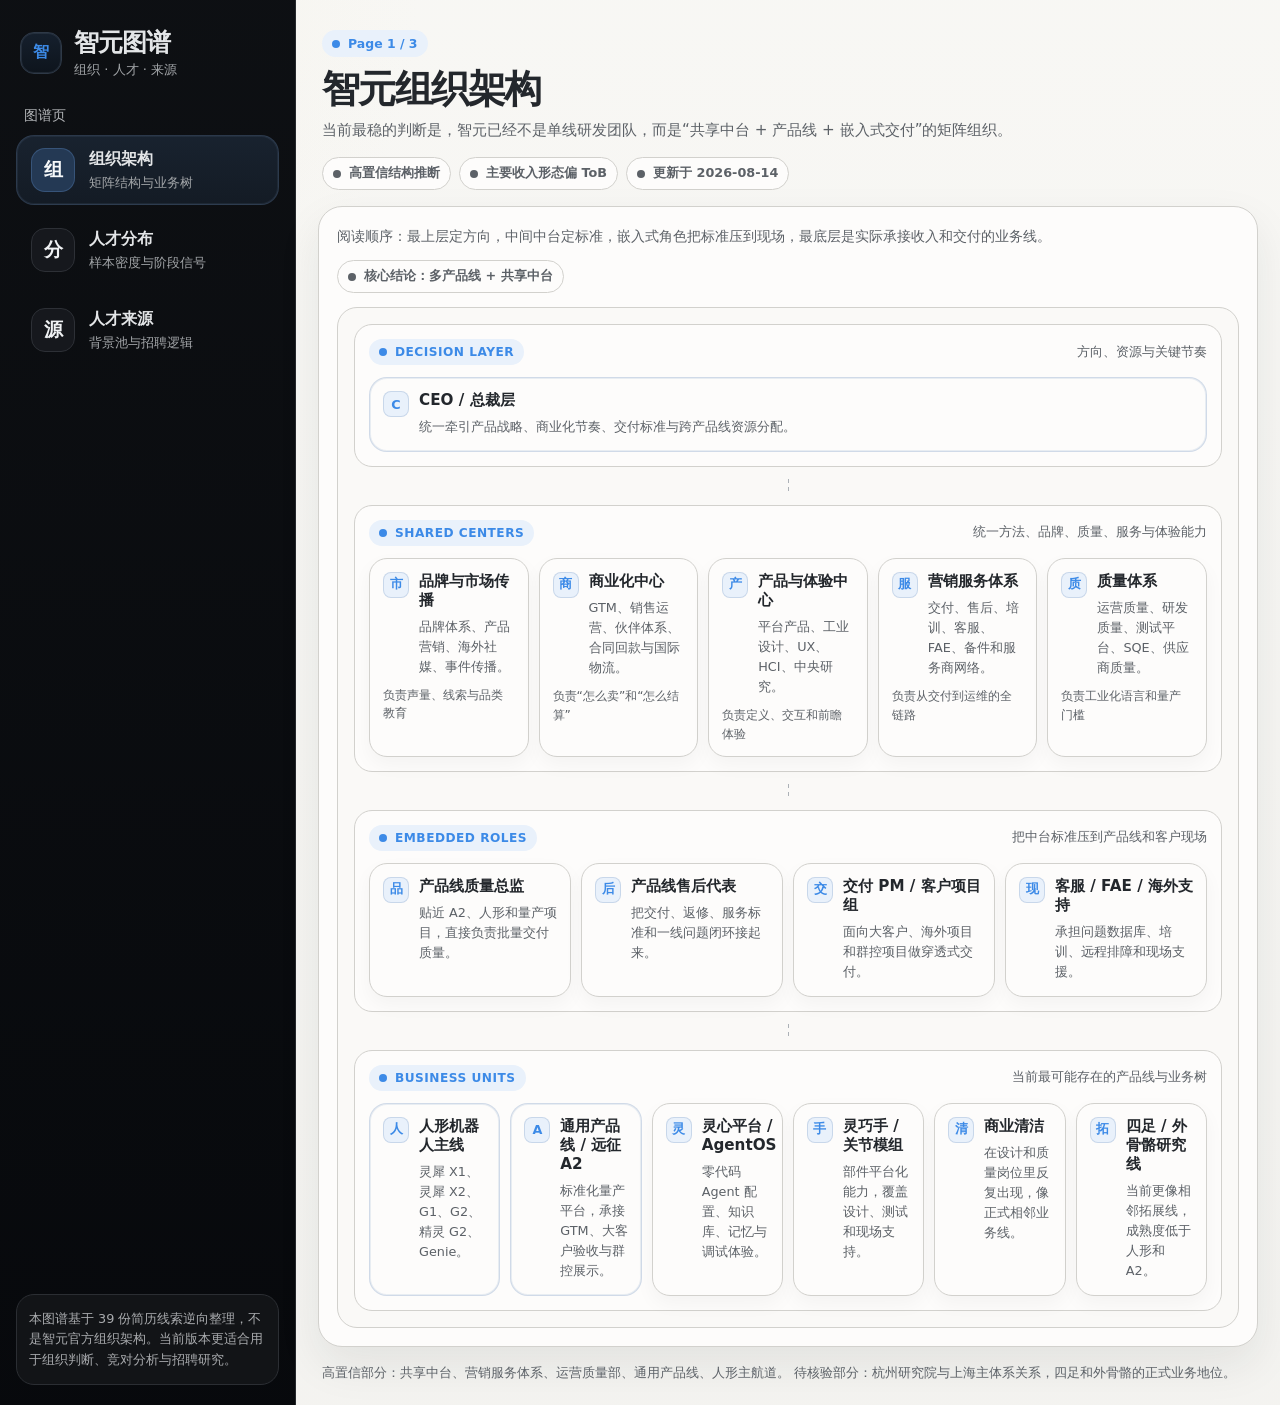
<file: index.html>
<!DOCTYPE html>
<html lang="zh-CN">
  <head>
    <meta charset="UTF-8" />
    <meta name="viewport" content="width=device-width, initial-scale=1.0" />
    <title>智元组织架构 | 智元图谱</title>
    <meta
      name="description"
      content="基于 39 份简历线索逆向推断的智元组织架构图。"
    />
    <link rel="stylesheet" href="assets/site.css" />
  </head>
  <body>
    <div class="app">
      <aside class="sidebar">
        <div class="brand">
          <div class="brand-mark">智</div>
          <div>
            <div class="brand-name">智元图谱</div>
            <div class="brand-sub">组织 · 人才 · 来源</div>
          </div>
        </div>

        <div>
          <div class="nav-group-title">图谱页</div>
          <nav class="nav-list" aria-label="页面导航">
            <a class="nav-item" href="index.html" aria-current="page">
              <div class="nav-icon">组</div>
              <div class="nav-copy">
                <strong>组织架构</strong>
                <span>矩阵结构与业务树</span>
              </div>
            </a>
            <a class="nav-item" href="talent-distribution.html">
              <div class="nav-icon">分</div>
              <div class="nav-copy">
                <strong>人才分布</strong>
                <span>样本密度与阶段信号</span>
              </div>
            </a>
            <a class="nav-item" href="talent-sources.html">
              <div class="nav-icon">源</div>
              <div class="nav-copy">
                <strong>人才来源</strong>
                <span>背景池与招聘逻辑</span>
              </div>
            </a>
          </nav>
        </div>

        <div class="sidebar-note">
          本图谱基于 39 份简历线索逆向整理，不是智元官方组织架构。当前版本更适合用于组织判断、竞对分析与招聘研究。
        </div>
      </aside>

      <main class="workspace">
        <div class="workspace-shell">
          <header class="page-head">
            <div class="page-chip">Page 1 / 3</div>
            <h1>智元组织架构</h1>
            <p>
              当前最稳的判断是，智元已经不是单线研发团队，而是“共享中台 + 产品线 + 嵌入式交付”的矩阵组织。
            </p>
            <div class="meta-row">
              <span class="meta-chip">高置信结构推断</span>
              <span class="meta-chip">主要收入形态偏 ToB</span>
              <span class="meta-chip">更新于 2026-08-14</span>
            </div>
          </header>

          <section class="canvas">
            <div class="canvas-note">
              <p>
                阅读顺序：最上层定方向，中间中台定标准，嵌入式角色把标准压到现场，最底层是实际承接收入和交付的业务线。
              </p>
              <span class="cell-chip">核心结论：多产品线 + 共享中台</span>
            </div>

            <div class="board">
              <section class="band">
                <div class="band-head">
                  <div class="band-label">Decision Layer</div>
                  <div class="band-sub">方向、资源与关键节奏</div>
                </div>
                <div class="diagram-grid cols-1">
                  <article class="node is-primary">
                    <div class="node-top">
                      <div class="node-mark">C</div>
                      <div>
                        <h3>CEO / 总裁层</h3>
                        <p>统一牵引产品战略、商业化节奏、交付标准与跨产品线资源分配。</p>
                      </div>
                    </div>
                  </article>
                </div>
              </section>

              <div class="connector" aria-hidden="true"></div>

              <section class="band">
                <div class="band-head">
                  <div class="band-label">Shared Centers</div>
                  <div class="band-sub">统一方法、品牌、质量、服务与体验能力</div>
                </div>
                <div class="diagram-grid cols-5">
                  <article class="node">
                    <div class="node-top">
                      <div class="node-mark">市</div>
                      <div>
                        <h4>品牌与市场传播</h4>
                        <p>品牌体系、产品营销、海外社媒、事件传播。</p>
                      </div>
                    </div>
                    <div class="node-meta">负责声量、线索与品类教育</div>
                  </article>

                  <article class="node">
                    <div class="node-top">
                      <div class="node-mark">商</div>
                      <div>
                        <h4>商业化中心</h4>
                        <p>GTM、销售运营、伙伴体系、合同回款与国际物流。</p>
                      </div>
                    </div>
                    <div class="node-meta">负责“怎么卖”和“怎么结算”</div>
                  </article>

                  <article class="node">
                    <div class="node-top">
                      <div class="node-mark">产</div>
                      <div>
                        <h4>产品与体验中心</h4>
                        <p>平台产品、工业设计、UX、HCI、中央研究。</p>
                      </div>
                    </div>
                    <div class="node-meta">负责定义、交互和前瞻体验</div>
                  </article>

                  <article class="node">
                    <div class="node-top">
                      <div class="node-mark">服</div>
                      <div>
                        <h4>营销服务体系</h4>
                        <p>交付、售后、培训、客服、FAE、备件和服务商网络。</p>
                      </div>
                    </div>
                    <div class="node-meta">负责从交付到运维的全链路</div>
                  </article>

                  <article class="node">
                    <div class="node-top">
                      <div class="node-mark">质</div>
                      <div>
                        <h4>质量体系</h4>
                        <p>运营质量、研发质量、测试平台、SQE、供应商质量。</p>
                      </div>
                    </div>
                    <div class="node-meta">负责工业化语言和量产门槛</div>
                  </article>
                </div>
              </section>

              <div class="connector" aria-hidden="true"></div>

              <section class="band">
                <div class="band-head">
                  <div class="band-label">Embedded Roles</div>
                  <div class="band-sub">把中台标准压到产品线和客户现场</div>
                </div>
                <div class="diagram-grid cols-4">
                  <article class="node">
                    <div class="node-top">
                      <div class="node-mark">品</div>
                      <div>
                        <h4>产品线质量总监</h4>
                        <p>贴近 A2、人形和量产项目，直接负责批量交付质量。</p>
                      </div>
                    </div>
                  </article>

                  <article class="node">
                    <div class="node-top">
                      <div class="node-mark">后</div>
                      <div>
                        <h4>产品线售后代表</h4>
                        <p>把交付、返修、服务标准和一线问题闭环接起来。</p>
                      </div>
                    </div>
                  </article>

                  <article class="node">
                    <div class="node-top">
                      <div class="node-mark">交</div>
                      <div>
                        <h4>交付 PM / 客户项目组</h4>
                        <p>面向大客户、海外项目和群控项目做穿透式交付。</p>
                      </div>
                    </div>
                  </article>

                  <article class="node">
                    <div class="node-top">
                      <div class="node-mark">现</div>
                      <div>
                        <h4>客服 / FAE / 海外支持</h4>
                        <p>承担问题数据库、培训、远程排障和现场支援。</p>
                      </div>
                    </div>
                  </article>
                </div>
              </section>

              <div class="connector" aria-hidden="true"></div>

              <section class="band">
                <div class="band-head">
                  <div class="band-label">Business Units</div>
                  <div class="band-sub">当前最可能存在的产品线与业务树</div>
                </div>
                <div class="diagram-grid cols-6">
                  <article class="node is-primary">
                    <div class="node-top">
                      <div class="node-mark">人</div>
                      <div>
                        <h4>人形机器人主线</h4>
                        <p>灵犀 X1、灵犀 X2、G1、G2、精灵 G2、Genie。</p>
                      </div>
                    </div>
                  </article>

                  <article class="node is-primary">
                    <div class="node-top">
                      <div class="node-mark">A</div>
                      <div>
                        <h4>通用产品线 / 远征 A2</h4>
                        <p>标准化量产平台，承接 GTM、大客户验收与群控展示。</p>
                      </div>
                    </div>
                  </article>

                  <article class="node">
                    <div class="node-top">
                      <div class="node-mark">灵</div>
                      <div>
                        <h4>灵心平台 / AgentOS</h4>
                        <p>零代码 Agent 配置、知识库、记忆与调试体验。</p>
                      </div>
                    </div>
                  </article>

                  <article class="node">
                    <div class="node-top">
                      <div class="node-mark">手</div>
                      <div>
                        <h4>灵巧手 / 关节模组</h4>
                        <p>部件平台化能力，覆盖设计、测试和现场支持。</p>
                      </div>
                    </div>
                  </article>

                  <article class="node">
                    <div class="node-top">
                      <div class="node-mark">清</div>
                      <div>
                        <h4>商业清洁</h4>
                        <p>在设计和质量岗位里反复出现，像正式相邻业务线。</p>
                      </div>
                    </div>
                  </article>

                  <article class="node">
                    <div class="node-top">
                      <div class="node-mark">拓</div>
                      <div>
                        <h4>四足 / 外骨骼研究线</h4>
                        <p>当前更像相邻拓展线，成熟度低于人形和 A2。</p>
                      </div>
                    </div>
                  </article>
                </div>
              </section>
            </div>
          </section>

          <div class="footer-note">
            高置信部分：共享中台、营销服务体系、运营质量部、通用产品线、人形主航道。
            待核验部分：杭州研究院与上海主体系关系，四足和外骨骼的正式业务地位。
          </div>
        </div>
      </main>
    </div>
  </body>
</html>
</file>
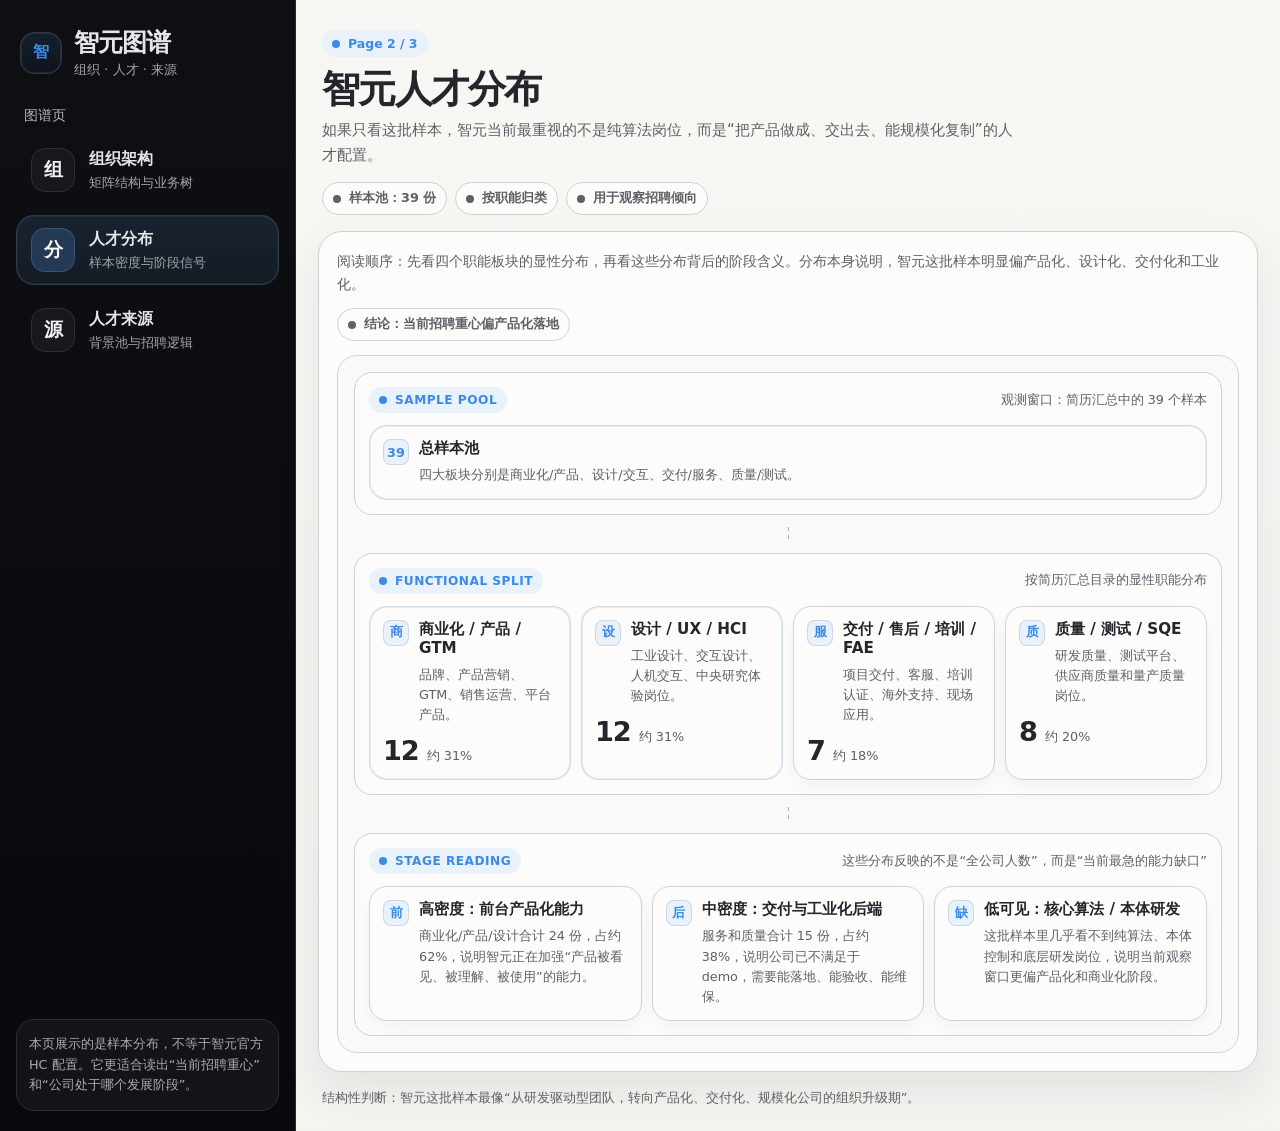
<file: talent-distribution.html>
<!DOCTYPE html>
<html lang="zh-CN">
  <head>
    <meta charset="UTF-8" />
    <meta name="viewport" content="width=device-width, initial-scale=1.0" />
    <title>智元人才分布 | 智元图谱</title>
    <meta
      name="description"
      content="基于 39 份简历线索整理的智元人才分布与招聘密度判断。"
    />
    <link rel="stylesheet" href="assets/site.css" />
  </head>
  <body>
    <div class="app">
      <aside class="sidebar">
        <div class="brand">
          <div class="brand-mark">智</div>
          <div>
            <div class="brand-name">智元图谱</div>
            <div class="brand-sub">组织 · 人才 · 来源</div>
          </div>
        </div>

        <div>
          <div class="nav-group-title">图谱页</div>
          <nav class="nav-list" aria-label="页面导航">
            <a class="nav-item" href="index.html">
              <div class="nav-icon">组</div>
              <div class="nav-copy">
                <strong>组织架构</strong>
                <span>矩阵结构与业务树</span>
              </div>
            </a>
            <a class="nav-item" href="talent-distribution.html" aria-current="page">
              <div class="nav-icon">分</div>
              <div class="nav-copy">
                <strong>人才分布</strong>
                <span>样本密度与阶段信号</span>
              </div>
            </a>
            <a class="nav-item" href="talent-sources.html">
              <div class="nav-icon">源</div>
              <div class="nav-copy">
                <strong>人才来源</strong>
                <span>背景池与招聘逻辑</span>
              </div>
            </a>
          </nav>
        </div>

        <div class="sidebar-note">
          本页展示的是样本分布，不等于智元官方 HC 配置。它更适合读出“当前招聘重心”和“公司处于哪个发展阶段”。
        </div>
      </aside>

      <main class="workspace">
        <div class="workspace-shell">
          <header class="page-head">
            <div class="page-chip">Page 2 / 3</div>
            <h1>智元人才分布</h1>
            <p>
              如果只看这批样本，智元当前最重视的不是纯算法岗位，而是“把产品做成、交出去、能规模化复制”的人才配置。
            </p>
            <div class="meta-row">
              <span class="meta-chip">样本池：39 份</span>
              <span class="meta-chip">按职能归类</span>
              <span class="meta-chip">用于观察招聘倾向</span>
            </div>
          </header>

          <section class="canvas">
            <div class="canvas-note">
              <p>
                阅读顺序：先看四个职能板块的显性分布，再看这些分布背后的阶段含义。分布本身说明，智元这批样本明显偏产品化、设计化、交付化和工业化。
              </p>
              <span class="cell-chip">结论：当前招聘重心偏产品化落地</span>
            </div>

            <div class="board">
              <section class="band">
                <div class="band-head">
                  <div class="band-label">Sample Pool</div>
                  <div class="band-sub">观测窗口：简历汇总中的 39 个样本</div>
                </div>
                <div class="diagram-grid cols-1">
                  <article class="node is-primary">
                    <div class="node-top">
                      <div class="node-mark">39</div>
                      <div>
                        <h3>总样本池</h3>
                        <p>四大板块分别是商业化/产品、设计/交互、交付/服务、质量/测试。</p>
                      </div>
                    </div>
                  </article>
                </div>
              </section>

              <div class="connector" aria-hidden="true"></div>

              <section class="band">
                <div class="band-head">
                  <div class="band-label">Functional Split</div>
                  <div class="band-sub">按简历汇总目录的显性职能分布</div>
                </div>
                <div class="diagram-grid cols-4">
                  <article class="node is-primary">
                    <div class="node-top">
                      <div class="node-mark">商</div>
                      <div>
                        <h4>商业化 / 产品 / GTM</h4>
                        <p>品牌、产品营销、GTM、销售运营、平台产品。</p>
                      </div>
                    </div>
                    <div class="count">
                      <strong>12</strong>
                      <span>约 31%</span>
                    </div>
                  </article>

                  <article class="node is-primary">
                    <div class="node-top">
                      <div class="node-mark">设</div>
                      <div>
                        <h4>设计 / UX / HCI</h4>
                        <p>工业设计、交互设计、人机交互、中央研究体验岗位。</p>
                      </div>
                    </div>
                    <div class="count">
                      <strong>12</strong>
                      <span>约 31%</span>
                    </div>
                  </article>

                  <article class="node">
                    <div class="node-top">
                      <div class="node-mark">服</div>
                      <div>
                        <h4>交付 / 售后 / 培训 / FAE</h4>
                        <p>项目交付、客服、培训认证、海外支持、现场应用。</p>
                      </div>
                    </div>
                    <div class="count">
                      <strong>7</strong>
                      <span>约 18%</span>
                    </div>
                  </article>

                  <article class="node">
                    <div class="node-top">
                      <div class="node-mark">质</div>
                      <div>
                        <h4>质量 / 测试 / SQE</h4>
                        <p>研发质量、测试平台、供应商质量和量产质量岗位。</p>
                      </div>
                    </div>
                    <div class="count">
                      <strong>8</strong>
                      <span>约 20%</span>
                    </div>
                  </article>
                </div>
              </section>

              <div class="connector" aria-hidden="true"></div>

              <section class="band">
                <div class="band-head">
                  <div class="band-label">Stage Reading</div>
                  <div class="band-sub">这些分布反映的不是“全公司人数”，而是“当前最急的能力缺口”</div>
                </div>
                <div class="insight-row">
                  <article class="node">
                    <div class="node-top">
                      <div class="node-mark">前</div>
                      <div>
                        <h4>高密度：前台产品化能力</h4>
                        <p>商业化/产品/设计合计 24 份，占约 62%，说明智元正在加强“产品被看见、被理解、被使用”的能力。</p>
                      </div>
                    </div>
                  </article>

                  <article class="node">
                    <div class="node-top">
                      <div class="node-mark">后</div>
                      <div>
                        <h4>中密度：交付与工业化后端</h4>
                        <p>服务和质量合计 15 份，占约 38%，说明公司已不满足于 demo，需要能落地、能验收、能维保。</p>
                      </div>
                    </div>
                  </article>

                  <article class="node">
                    <div class="node-top">
                      <div class="node-mark">缺</div>
                      <div>
                        <h4>低可见：核心算法 / 本体研发</h4>
                        <p>这批样本里几乎看不到纯算法、本体控制和底层研发岗位，说明当前观察窗口更偏产品化和商业化阶段。</p>
                      </div>
                    </div>
                  </article>
                </div>
              </section>
            </div>
          </section>

          <div class="footer-note">
            结构性判断：智元这批样本最像“从研发驱动型团队，转向产品化、交付化、规模化公司的组织升级期”。
          </div>
        </div>
      </main>
    </div>
  </body>
</html>
</file>
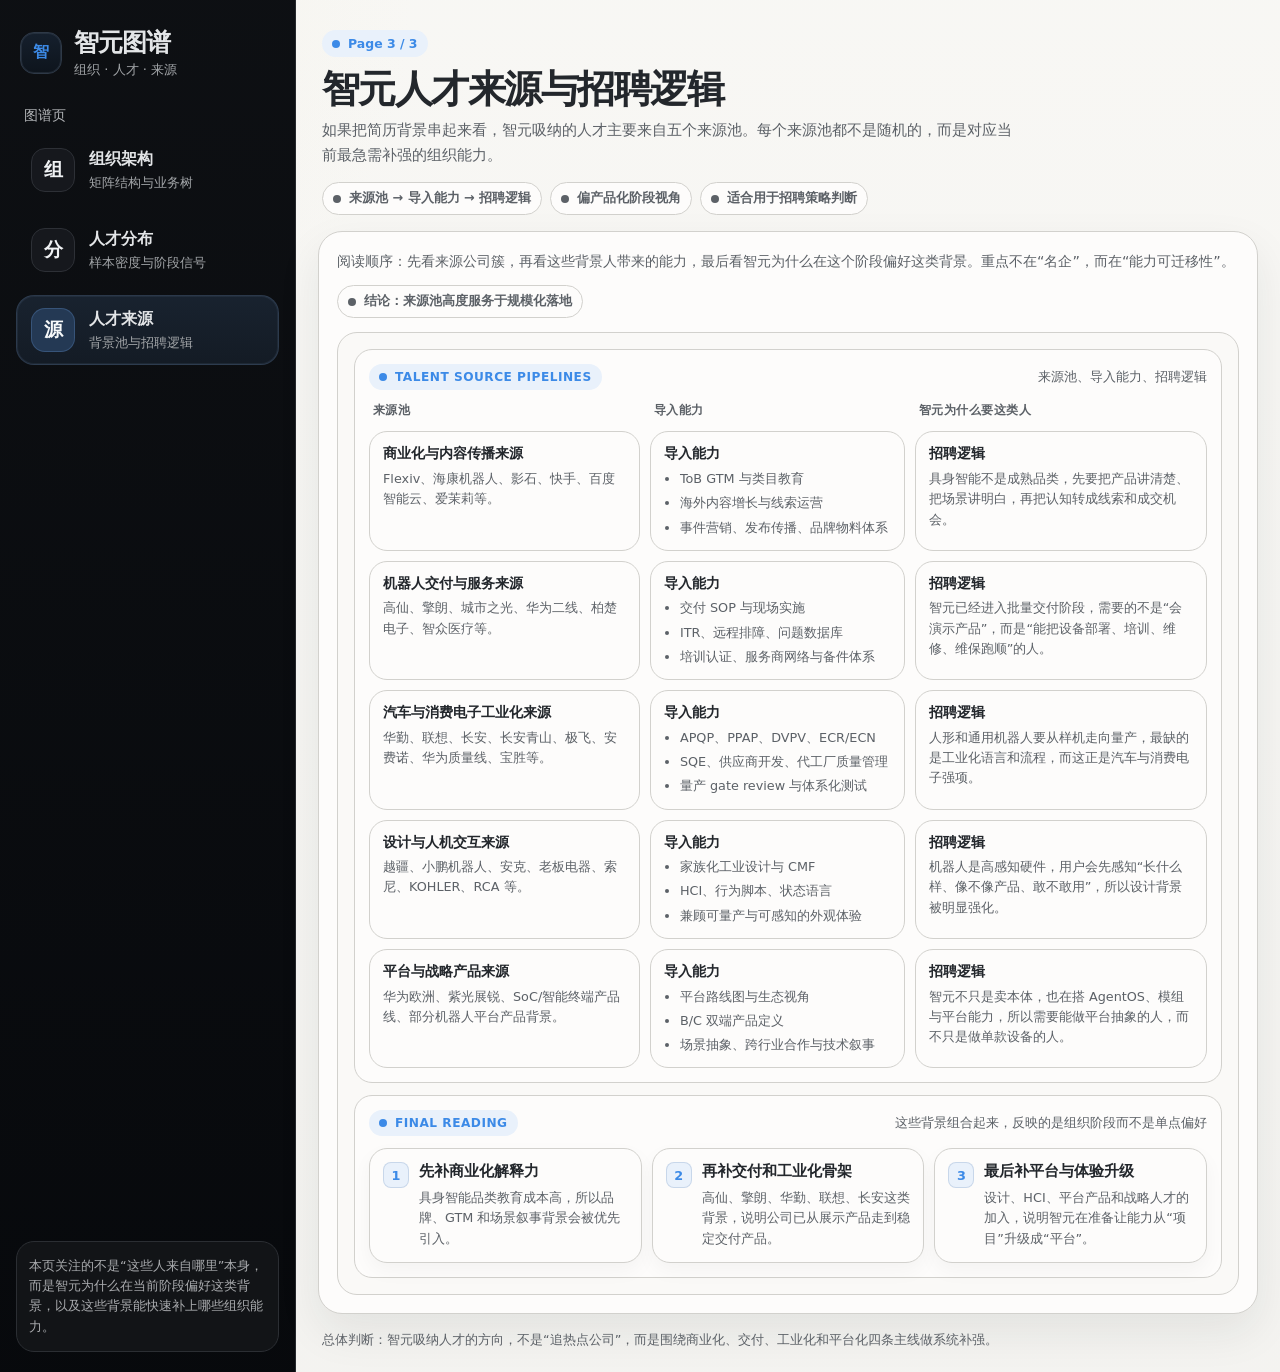
<file: talent-sources.html>
<!DOCTYPE html>
<html lang="zh-CN">
  <head>
    <meta charset="UTF-8" />
    <meta name="viewport" content="width=device-width, initial-scale=1.0" />
    <title>智元人才来源 | 智元图谱</title>
    <meta
      name="description"
      content="基于 39 份简历线索整理的智元人才来源与招聘逻辑。"
    />
    <link rel="stylesheet" href="assets/site.css" />
  </head>
  <body>
    <div class="app">
      <aside class="sidebar">
        <div class="brand">
          <div class="brand-mark">智</div>
          <div>
            <div class="brand-name">智元图谱</div>
            <div class="brand-sub">组织 · 人才 · 来源</div>
          </div>
        </div>

        <div>
          <div class="nav-group-title">图谱页</div>
          <nav class="nav-list" aria-label="页面导航">
            <a class="nav-item" href="index.html">
              <div class="nav-icon">组</div>
              <div class="nav-copy">
                <strong>组织架构</strong>
                <span>矩阵结构与业务树</span>
              </div>
            </a>
            <a class="nav-item" href="talent-distribution.html">
              <div class="nav-icon">分</div>
              <div class="nav-copy">
                <strong>人才分布</strong>
                <span>样本密度与阶段信号</span>
              </div>
            </a>
            <a class="nav-item" href="talent-sources.html" aria-current="page">
              <div class="nav-icon">源</div>
              <div class="nav-copy">
                <strong>人才来源</strong>
                <span>背景池与招聘逻辑</span>
              </div>
            </a>
          </nav>
        </div>

        <div class="sidebar-note">
          本页关注的不是“这些人来自哪里”本身，而是智元为什么在当前阶段偏好这类背景，以及这些背景能快速补上哪些组织能力。
        </div>
      </aside>

      <main class="workspace">
        <div class="workspace-shell">
          <header class="page-head">
            <div class="page-chip">Page 3 / 3</div>
            <h1>智元人才来源与招聘逻辑</h1>
            <p>
              如果把简历背景串起来看，智元吸纳的人才主要来自五个来源池。每个来源池都不是随机的，而是对应当前最急需补强的组织能力。
            </p>
            <div class="meta-row">
              <span class="meta-chip">来源池 → 导入能力 → 招聘逻辑</span>
              <span class="meta-chip">偏产品化阶段视角</span>
              <span class="meta-chip">适合用于招聘策略判断</span>
            </div>
          </header>

          <section class="canvas">
            <div class="canvas-note">
              <p>
                阅读顺序：先看来源公司簇，再看这些背景人带来的能力，最后看智元为什么在这个阶段偏好这类背景。重点不在“名企”，而在“能力可迁移性”。
              </p>
              <span class="cell-chip">结论：来源池高度服务于规模化落地</span>
            </div>

            <div class="board">
              <section class="band">
                <div class="band-head">
                  <div class="band-label">Talent Source Pipelines</div>
                  <div class="band-sub">来源池、导入能力、招聘逻辑</div>
                </div>

                <div class="pipeline-table">
                  <div class="pipeline-header">
                    <div>来源池</div>
                    <div>导入能力</div>
                    <div>智元为什么要这类人</div>
                  </div>

                  <div class="pipeline-row">
                    <article class="cell">
                      <h4>商业化与内容传播来源</h4>
                      <p>Flexiv、海康机器人、影石、快手、百度智能云、爱茉莉等。</p>
                    </article>
                    <article class="cell">
                      <h4>导入能力</h4>
                      <ul>
                        <li>ToB GTM 与类目教育</li>
                        <li>海外内容增长与线索运营</li>
                        <li>事件营销、发布传播、品牌物料体系</li>
                      </ul>
                    </article>
                    <article class="cell">
                      <h4>招聘逻辑</h4>
                      <p>具身智能不是成熟品类，先要把产品讲清楚、把场景讲明白，再把认知转成线索和成交机会。</p>
                    </article>
                  </div>

                  <div class="pipeline-row">
                    <article class="cell">
                      <h4>机器人交付与服务来源</h4>
                      <p>高仙、擎朗、城市之光、华为二线、柏楚电子、智众医疗等。</p>
                    </article>
                    <article class="cell">
                      <h4>导入能力</h4>
                      <ul>
                        <li>交付 SOP 与现场实施</li>
                        <li>ITR、远程排障、问题数据库</li>
                        <li>培训认证、服务商网络与备件体系</li>
                      </ul>
                    </article>
                    <article class="cell">
                      <h4>招聘逻辑</h4>
                      <p>智元已经进入批量交付阶段，需要的不是“会演示产品”，而是“能把设备部署、培训、维修、维保跑顺”的人。</p>
                    </article>
                  </div>

                  <div class="pipeline-row">
                    <article class="cell">
                      <h4>汽车与消费电子工业化来源</h4>
                      <p>华勤、联想、长安、长安青山、极飞、安费诺、华为质量线、宝胜等。</p>
                    </article>
                    <article class="cell">
                      <h4>导入能力</h4>
                      <ul>
                        <li>APQP、PPAP、DVPV、ECR/ECN</li>
                        <li>SQE、供应商开发、代工厂质量管理</li>
                        <li>量产 gate review 与体系化测试</li>
                      </ul>
                    </article>
                    <article class="cell">
                      <h4>招聘逻辑</h4>
                      <p>人形和通用机器人要从样机走向量产，最缺的是工业化语言和流程，而这正是汽车与消费电子强项。</p>
                    </article>
                  </div>

                  <div class="pipeline-row">
                    <article class="cell">
                      <h4>设计与人机交互来源</h4>
                      <p>越疆、小鹏机器人、安克、老板电器、索尼、KOHLER、RCA 等。</p>
                    </article>
                    <article class="cell">
                      <h4>导入能力</h4>
                      <ul>
                        <li>家族化工业设计与 CMF</li>
                        <li>HCI、行为脚本、状态语言</li>
                        <li>兼顾可量产与可感知的外观体验</li>
                      </ul>
                    </article>
                    <article class="cell">
                      <h4>招聘逻辑</h4>
                      <p>机器人是高感知硬件，用户会先感知“长什么样、像不像产品、敢不敢用”，所以设计背景被明显强化。</p>
                    </article>
                  </div>

                  <div class="pipeline-row">
                    <article class="cell">
                      <h4>平台与战略产品来源</h4>
                      <p>华为欧洲、紫光展锐、SoC/智能终端产品线、部分机器人平台产品背景。</p>
                    </article>
                    <article class="cell">
                      <h4>导入能力</h4>
                      <ul>
                        <li>平台路线图与生态视角</li>
                        <li>B/C 双端产品定义</li>
                        <li>场景抽象、跨行业合作与技术叙事</li>
                      </ul>
                    </article>
                    <article class="cell">
                      <h4>招聘逻辑</h4>
                      <p>智元不只是卖本体，也在搭 AgentOS、模组与平台能力，所以需要能做平台抽象的人，而不只是做单款设备的人。</p>
                    </article>
                  </div>
                </div>
              </section>

              <section class="band">
                <div class="band-head">
                  <div class="band-label">Final Reading</div>
                  <div class="band-sub">这些背景组合起来，反映的是组织阶段而不是单点偏好</div>
                </div>
                <div class="insight-row">
                  <article class="node">
                    <div class="node-top">
                      <div class="node-mark">1</div>
                      <div>
                        <h4>先补商业化解释力</h4>
                        <p>具身智能品类教育成本高，所以品牌、GTM 和场景叙事背景会被优先引入。</p>
                      </div>
                    </div>
                  </article>

                  <article class="node">
                    <div class="node-top">
                      <div class="node-mark">2</div>
                      <div>
                        <h4>再补交付和工业化骨架</h4>
                        <p>高仙、擎朗、华勤、联想、长安这类背景，说明公司已从展示产品走到稳定交付产品。</p>
                      </div>
                    </div>
                  </article>

                  <article class="node">
                    <div class="node-top">
                      <div class="node-mark">3</div>
                      <div>
                        <h4>最后补平台与体验升级</h4>
                        <p>设计、HCI、平台产品和战略人才的加入，说明智元在准备让能力从“项目”升级成“平台”。</p>
                      </div>
                    </div>
                  </article>
                </div>
              </section>
            </div>
          </section>

          <div class="footer-note">
            总体判断：智元吸纳人才的方向，不是“追热点公司”，而是围绕商业化、交付、工业化和平台化四条主线做系统补强。
          </div>
        </div>
      </main>
    </div>
  </body>
</html>
</file>
<file: assets/site.css>
:root {
  color-scheme: light;
  --shell: oklch(17% 0.008 260);
  --shell-2: oklch(21% 0.01 260);
  --shell-line: oklch(28% 0.008 260);
  --surface: oklch(97.6% 0.004 95);
  --panel: oklch(99.2% 0.002 95);
  --panel-soft: oklch(98.2% 0.003 95);
  --ink: oklch(27% 0.012 255);
  --muted: oklch(49% 0.012 255);
  --line: oklch(86% 0.006 95);
  --line-strong: oklch(76% 0.01 248);
  --accent: oklch(63% 0.16 255);
  --accent-soft: oklch(95.6% 0.016 255);
  --shadow: 0 18px 44px oklch(25% 0.01 255 / 0.08);
  --radius-xl: 24px;
  --radius-lg: 18px;
  --radius-md: 14px;
  --radius-sm: 12px;
  --space-1: 8px;
  --space-2: 12px;
  --space-3: 16px;
  --space-4: 20px;
  --space-5: 28px;
}

* {
  box-sizing: border-box;
}

html {
  scroll-behavior: smooth;
}

body {
  margin: 0;
  min-height: 100vh;
  font-family: -apple-system, BlinkMacSystemFont, "Segoe UI", system-ui,
    "PingFang SC", "Hiragino Sans GB", sans-serif;
  background:
    radial-gradient(circle at top left, oklch(95% 0.02 95 / 0.45), transparent 22%),
    linear-gradient(180deg, var(--surface), oklch(96.4% 0.004 95));
  color: var(--ink);
}

a {
  color: inherit;
  text-decoration: none;
}

.app {
  min-height: 100vh;
  display: grid;
  grid-template-columns: 296px minmax(0, 1fr);
}

.sidebar {
  background:
    linear-gradient(180deg, var(--shell), oklch(14% 0.008 260));
  color: oklch(92% 0.004 255);
  padding: 20px 16px;
  border-right: 1px solid var(--shell-line);
  display: flex;
  flex-direction: column;
  gap: 20px;
}

.brand {
  display: flex;
  align-items: center;
  gap: 12px;
  padding: 6px 4px 2px;
}

.brand-mark {
  width: 42px;
  height: 42px;
  border-radius: 14px;
  display: grid;
  place-items: center;
  font-size: 1rem;
  font-weight: 800;
  color: var(--accent);
  background: linear-gradient(180deg, oklch(24% 0.03 255), oklch(19% 0.02 255));
  border: 1px solid oklch(34% 0.03 255);
  box-shadow: inset 0 0 0 1px oklch(42% 0.03 255 / 0.35);
}

.brand-name {
  font-size: 1.55rem;
  font-weight: 800;
  letter-spacing: -0.04em;
}

.brand-sub {
  margin-top: 2px;
  font-size: 0.82rem;
  color: oklch(72% 0.005 255);
}

.nav-group-title {
  font-size: 0.85rem;
  color: oklch(77% 0.005 255);
  margin: 6px 8px 10px;
}

.nav-list {
  display: grid;
  gap: 10px;
}

.nav-item {
  display: flex;
  align-items: center;
  gap: 14px;
  padding: 12px 14px;
  border-radius: 18px;
  border: 1px solid transparent;
  color: oklch(92% 0.004 255);
  transition: background-color 160ms ease, border-color 160ms ease,
    color 160ms ease;
}

.nav-item:hover {
  background: oklch(23% 0.012 260);
  border-color: oklch(32% 0.012 260);
}

.nav-item[aria-current="page"] {
  background: linear-gradient(
    180deg,
    oklch(25% 0.028 255),
    oklch(22% 0.022 255)
  );
  border-color: oklch(45% 0.05 255 / 0.5);
  box-shadow: inset 0 0 0 1px oklch(43% 0.04 255 / 0.24);
}

.nav-icon {
  width: 44px;
  height: 44px;
  flex: 0 0 auto;
  border-radius: 14px;
  display: grid;
  place-items: center;
  font-size: 1.2rem;
  font-weight: 800;
  background: oklch(21% 0.01 260);
  border: 1px solid oklch(31% 0.01 260);
  color: oklch(96% 0.003 255);
}

.nav-item[aria-current="page"] .nav-icon {
  background: oklch(34% 0.055 255);
  border-color: oklch(50% 0.08 255 / 0.62);
  color: oklch(98% 0.003 255);
}

.nav-copy strong {
  display: block;
  font-size: 1.02rem;
  font-weight: 750;
}

.nav-copy span {
  display: block;
  margin-top: 4px;
  font-size: 0.82rem;
  color: oklch(72% 0.005 255);
}

.sidebar-note {
  margin-top: auto;
  padding: 14px 12px;
  border-radius: 18px;
  border: 1px solid oklch(30% 0.01 260);
  background: oklch(19% 0.008 260);
  font-size: 0.8rem;
  line-height: 1.6;
  color: oklch(74% 0.005 255);
}

.workspace {
  padding: 22px;
}

.workspace-shell {
  display: grid;
  gap: 16px;
  max-width: 1180px;
}

.page-head {
  padding: 8px 4px 0;
}

.page-chip {
  display: inline-flex;
  align-items: center;
  gap: 8px;
  padding: 6px 10px;
  border-radius: 999px;
  background: var(--accent-soft);
  color: var(--accent);
  font-size: 0.78rem;
  font-weight: 700;
}

.page-chip::before,
.meta-chip::before,
.band-label::before,
.cell-chip::before {
  content: "";
  width: 8px;
  height: 8px;
  border-radius: 50%;
  background: currentColor;
}

.page-head h1 {
  margin: 12px 0 0;
  font-size: clamp(1.7rem, 3vw, 2.5rem);
  line-height: 1.02;
  letter-spacing: -0.04em;
}

.page-head p {
  margin: 10px 0 0;
  max-width: 72ch;
  font-size: 0.95rem;
  line-height: 1.65;
  color: var(--muted);
}

.meta-row {
  display: flex;
  gap: 8px;
  flex-wrap: wrap;
  margin-top: 14px;
}

.meta-chip,
.cell-chip {
  display: inline-flex;
  align-items: center;
  gap: 8px;
  padding: 7px 10px;
  border-radius: 999px;
  border: 1px solid var(--line);
  background: var(--panel);
  color: var(--muted);
  font-size: 0.8rem;
  font-weight: 600;
}

.canvas {
  border: 1px solid var(--line);
  border-radius: var(--radius-xl);
  background: var(--panel);
  box-shadow: var(--shadow);
  padding: 18px;
}

.canvas-note {
  display: flex;
  justify-content: space-between;
  gap: 12px;
  align-items: start;
  margin-bottom: 14px;
  flex-wrap: wrap;
}

.canvas-note p {
  margin: 0;
  font-size: 0.9rem;
  line-height: 1.6;
  color: var(--muted);
}

.board {
  border: 1px solid var(--line);
  border-radius: 20px;
  background: var(--panel-soft);
  padding: 16px;
  display: grid;
  gap: 12px;
}

.band {
  border: 1px solid var(--line);
  border-radius: 18px;
  background: var(--panel);
  padding: 14px;
}

.band-head {
  display: flex;
  align-items: center;
  justify-content: space-between;
  gap: 12px;
  flex-wrap: wrap;
  margin-bottom: 12px;
}

.band-label {
  display: inline-flex;
  align-items: center;
  gap: 8px;
  padding: 6px 10px;
  border-radius: 999px;
  background: var(--accent-soft);
  color: var(--accent);
  font-size: 0.76rem;
  font-weight: 700;
  letter-spacing: 0.04em;
  text-transform: uppercase;
}

.band-sub {
  font-size: 0.8rem;
  color: var(--muted);
}

.connector {
  width: 1px;
  height: 14px;
  justify-self: center;
  background:
    repeating-linear-gradient(
      180deg,
      var(--line-strong),
      var(--line-strong) 4px,
      transparent 4px,
      transparent 8px
    );
}

.diagram-grid {
  display: grid;
  gap: 10px;
}

.cols-1 {
  grid-template-columns: 1fr;
}

.cols-3 {
  grid-template-columns: repeat(3, minmax(0, 1fr));
}

.cols-4 {
  grid-template-columns: repeat(4, minmax(0, 1fr));
}

.cols-5 {
  grid-template-columns: repeat(5, minmax(0, 1fr));
}

.cols-6 {
  grid-template-columns: repeat(6, minmax(0, 1fr));
}

.node {
  min-width: 0;
  border: 1px solid var(--line);
  border-radius: var(--radius-lg);
  background: var(--panel);
  padding: 13px;
  box-shadow: 0 8px 20px oklch(23% 0.01 255 / 0.04);
}

.node.is-primary {
  border-color: oklch(63% 0.08 255 / 0.3);
  box-shadow: inset 0 0 0 1px oklch(63% 0.08 255 / 0.14);
}

.node-top {
  display: flex;
  gap: 10px;
  align-items: start;
}

.node-mark {
  width: 26px;
  height: 26px;
  flex: 0 0 auto;
  border-radius: 8px;
  border: 1px solid oklch(63% 0.08 255 / 0.26);
  background: var(--accent-soft);
  color: var(--accent);
  display: grid;
  place-items: center;
  font-size: 0.8rem;
  font-weight: 800;
}

.node h3,
.node h4 {
  margin: 0;
  font-size: 0.95rem;
  line-height: 1.25;
}

.node p {
  margin: 7px 0 0;
  font-size: 0.8rem;
  line-height: 1.58;
  color: var(--muted);
}

.node-meta {
  margin-top: 9px;
  font-size: 0.76rem;
  line-height: 1.5;
  color: var(--muted);
}

.count {
  margin-top: 10px;
  display: flex;
  align-items: baseline;
  gap: 8px;
}

.count strong {
  font-size: 1.7rem;
  letter-spacing: -0.04em;
}

.count span {
  font-size: 0.8rem;
  color: var(--muted);
}

.insight-row {
  display: grid;
  gap: 10px;
  grid-template-columns: repeat(3, minmax(0, 1fr));
}

.pipeline-table {
  display: grid;
  gap: 10px;
}

.pipeline-header,
.pipeline-row {
  display: grid;
  grid-template-columns: 1.02fr 0.96fr 1.1fr;
  gap: 10px;
}

.pipeline-header {
  margin-bottom: 2px;
}

.pipeline-header div {
  font-size: 0.76rem;
  font-weight: 700;
  letter-spacing: 0.04em;
  text-transform: uppercase;
  color: var(--muted);
  padding: 0 4px;
}

.cell {
  border: 1px solid var(--line);
  border-radius: var(--radius-lg);
  background: var(--panel);
  padding: 12px 13px;
}

.cell h4 {
  margin: 0 0 6px;
  font-size: 0.9rem;
  line-height: 1.3;
}

.cell p,
.cell ul {
  margin: 0;
  font-size: 0.8rem;
  line-height: 1.58;
  color: var(--muted);
}

.cell ul {
  padding-left: 16px;
}

.cell ul li + li {
  margin-top: 4px;
}

.footer-note {
  padding: 0 4px;
  font-size: 0.8rem;
  color: var(--muted);
  line-height: 1.6;
}

@media (max-width: 1120px) {
  .app {
    grid-template-columns: 250px minmax(0, 1fr);
  }

  .cols-5,
  .cols-6 {
    grid-template-columns: repeat(3, minmax(0, 1fr));
  }

  .cols-4,
  .pipeline-header,
  .pipeline-row,
  .insight-row {
    grid-template-columns: repeat(2, minmax(0, 1fr));
  }
}

@media (max-width: 860px) {
  .app {
    grid-template-columns: 1fr;
  }

  .sidebar {
    gap: 16px;
    border-right: 0;
    border-bottom: 1px solid var(--shell-line);
  }

  .nav-list {
    grid-template-columns: 1fr;
  }

  .workspace {
    padding: 16px;
  }

  .cols-3,
  .cols-4,
  .cols-5,
  .cols-6,
  .pipeline-header,
  .pipeline-row,
  .insight-row {
    grid-template-columns: 1fr;
  }
}
</file>
